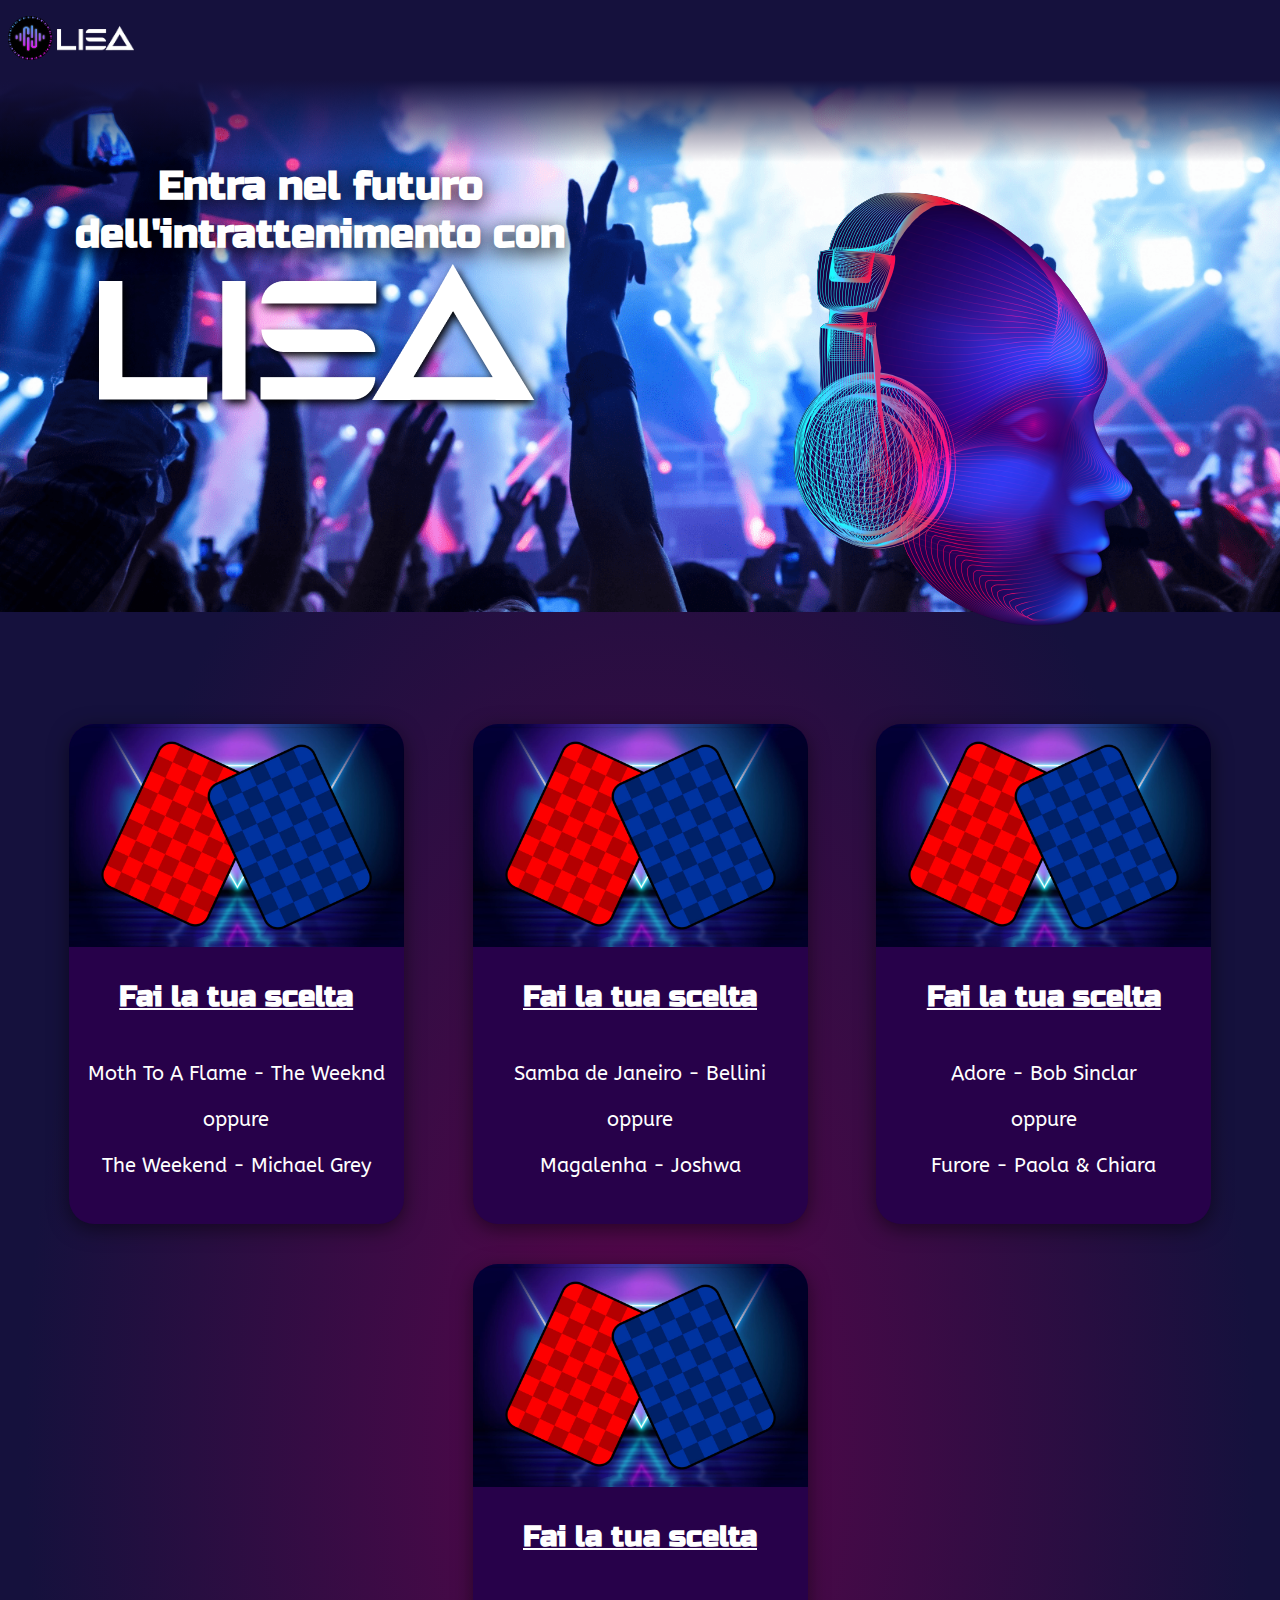
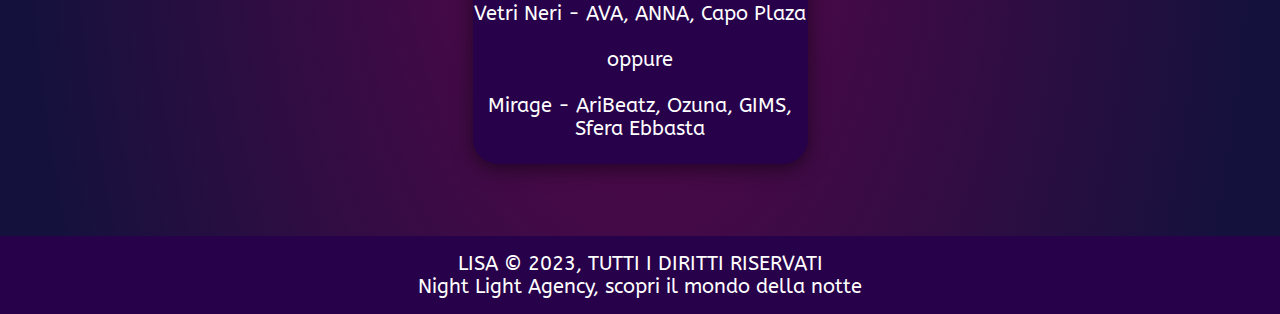
<file: index.html>
<!DOCTYPE html>
<html lang="en">
<head>
    <meta charset="UTF-8">
    <meta name="viewport" content="width=device-width, initial-scale=1.0">
    <link rel="preconnect" href="https://fonts.googleapis.com">
    <link rel="preconnect" href="https://fonts.gstatic.com" crossorigin>
    <link href="https://fonts.googleapis.com/css2?family=Russo+One&display=swap" rel="stylesheet">
    <link href="https://fonts.googleapis.com/css2?family=ABeeZee&display=swap" rel="stylesheet">
    <link rel="stylesheet" href="style_home.css">
    <link rel="stylesheet" href="style_mobile_home.css" media="screen and (max-width: 1000px)">
    <link rel="shortcut icon" href="./img/logo.png">

    <title>Lisa | Home</title>
</head>
<body>

    <section id="max">
        <nav>
            <div class="logo">
                <img src="./Img/logo_lisa.png" alt="">
            </div>
        </nav>
    
        <section id="presentation">
            <div class="container">
                <div class="dx">
                    <h1>Entra nel futuro dell'intrattenimento con</h1>
                    <img src="./Img/logo-scritta.png" alt="">
                </div>
                <div class="sx">
                    <img src="./Img/lisa.png" alt="">
                </div>
            </div>
        </section>
    </section>

    <section id="functions">
        <div class="container-card">
                <div class="card">
                    <img src="./Img/poster_vote.jpg" alt="">
                    <a href="choose_1.html"><h3>Fai la tua scelta</h3></a>
                    <p> 
                        Moth To A Flame - The Weeknd
                        <br>
                        <br>
                        oppure
                        <br>
                        <br>
                        The Weekend - Michael Grey
                    </p>
                </div>

                <div class="card">
                    <img src="./Img/poster_vote.jpg" alt="">
                    <a href="choose_2.html"><h3>Fai la tua scelta</h3></a>
                    <p> 
                        Samba de Janeiro - Bellini
                        <br>
                        <br>
                        oppure
                        <br>
                        <br>
                        Magalenha - Joshwa
                    </p>
                </div>

                <div class="card">
                    <img src="./Img/poster_vote.jpg" alt="">
                    <a href="choose_3.html"><h3>Fai la tua scelta</h3></a>
                    <p> 
                        Adore - Bob Sinclar
                        <br>
                        <br>
                        oppure
                        <br>
                        <br>
                        Furore - Paola & Chiara
                    </p>
                </div>

                <div class="card">
                    <img src="./Img/poster_vote.jpg" alt="">
                    <a href="choose_4.html"><h3>Fai la tua scelta</h3></a>
                    <p> 
                        Vetri Neri - AVA, ANNA, Capo Plaza
                        <br>
                        <br>
                        oppure
                        <br>
                        <br>
                        Mirage - AriBeatz, Ozuna, GIMS, Sfera Ebbasta
                    </p>
                </div>

                <!--
            <div class="card">
                <img src="./Img/poster_selfie.jpg" alt="">
                <a href="prova.html"><h3>Crea i tuoi ricordi</h3></a>
                <p>Scatta una foto della serata mentre fai festa e caricala qui. Le foto verranno mostrate da Lisa nel corso della serata sugli schermi</p>
            </div>
            <div class="card">
                <img src="./Img/poster_vote.jpg" alt="">
                <a href="choose_1.html"><h3>Fai la tua scelta</h3></a>
                <p>Pillola blu o rossa, scegli per cambiare le sorti del tuo destino </p>
            </div>
            <div class="card">
                <img src="./Img/poster_cupido.jpg" alt="">
                <a href=""><h3>Cupido</h3></a>
                <p>Hai incrociato lo sguardo di quella persone ed hai perso la testa? Scrivigli un messaggio, Lisa si assicurerà che quella persona lo vedrà </p>
            </div>
        -->
        </div>
    </section>

    
    <div class="footer">
        <p>
            LISA &copy; 2023, TUTTI I DIRITTI RISERVATI
        </p>

        <p>
            Night Light Agency, scopri il mondo della notte
        </p>
    </div>
    

</body>
</html>
</file>
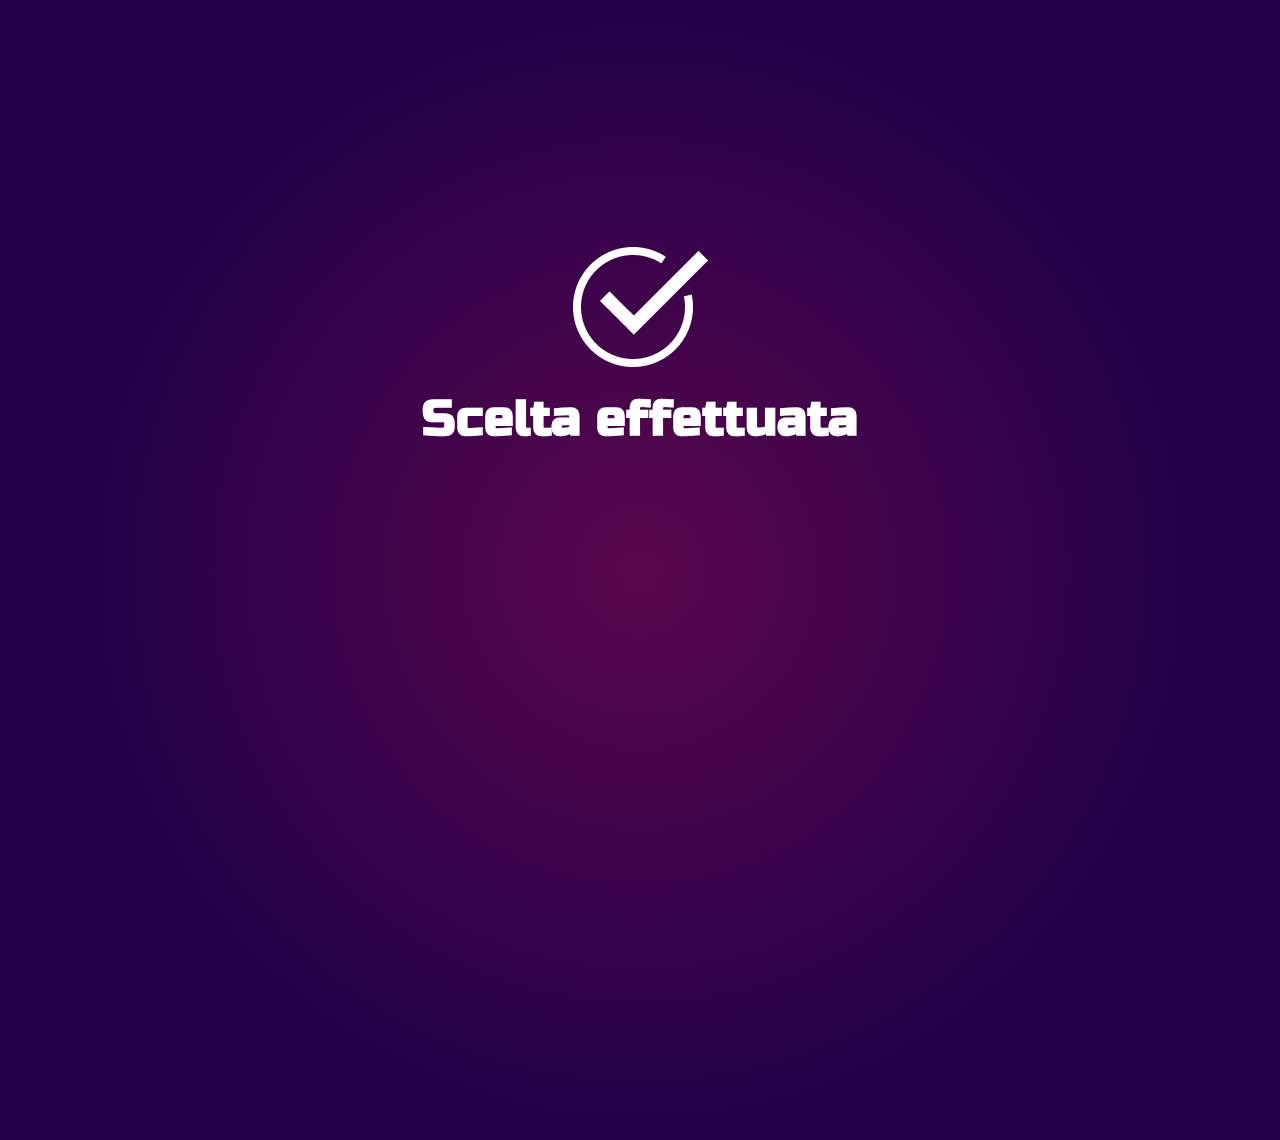
<file: check.html>
<!DOCTYPE html>
<html lang="en">
<head>
    <meta charset="UTF-8">
    <meta name="viewport" content="width=device-width, initial-scale=1.0">
    <link rel="preconnect" href="https://fonts.googleapis.com">
    <link rel="preconnect" href="https://fonts.gstatic.com" crossorigin>
    <link href="https://fonts.googleapis.com/css2?family=Russo+One&display=swap" rel="stylesheet">
    <link href="https://fonts.googleapis.com/css2?family=ABeeZee&display=swap" rel="stylesheet">
    <link rel="stylesheet" href="style_voto.css">
    <link rel="stylesheet" href="style_mobile_voto.css" media="screen and (max-width: 1000px)">
    <link rel="shortcut icon" href="./img/logo.png">
    <title>Check</title>
    <script language="javascript">
        if(history.length>0)history.forward()
        </script>
</head>
<body>

    <section id="check">
        <div class="container">
            <img src="./Img/tick.png" alt="">
            <br>
            <br>
            <h1 class="title">Scelta effettuata</h1>
        </div>
        </div>
    </section>

</body>
</html>
</file>
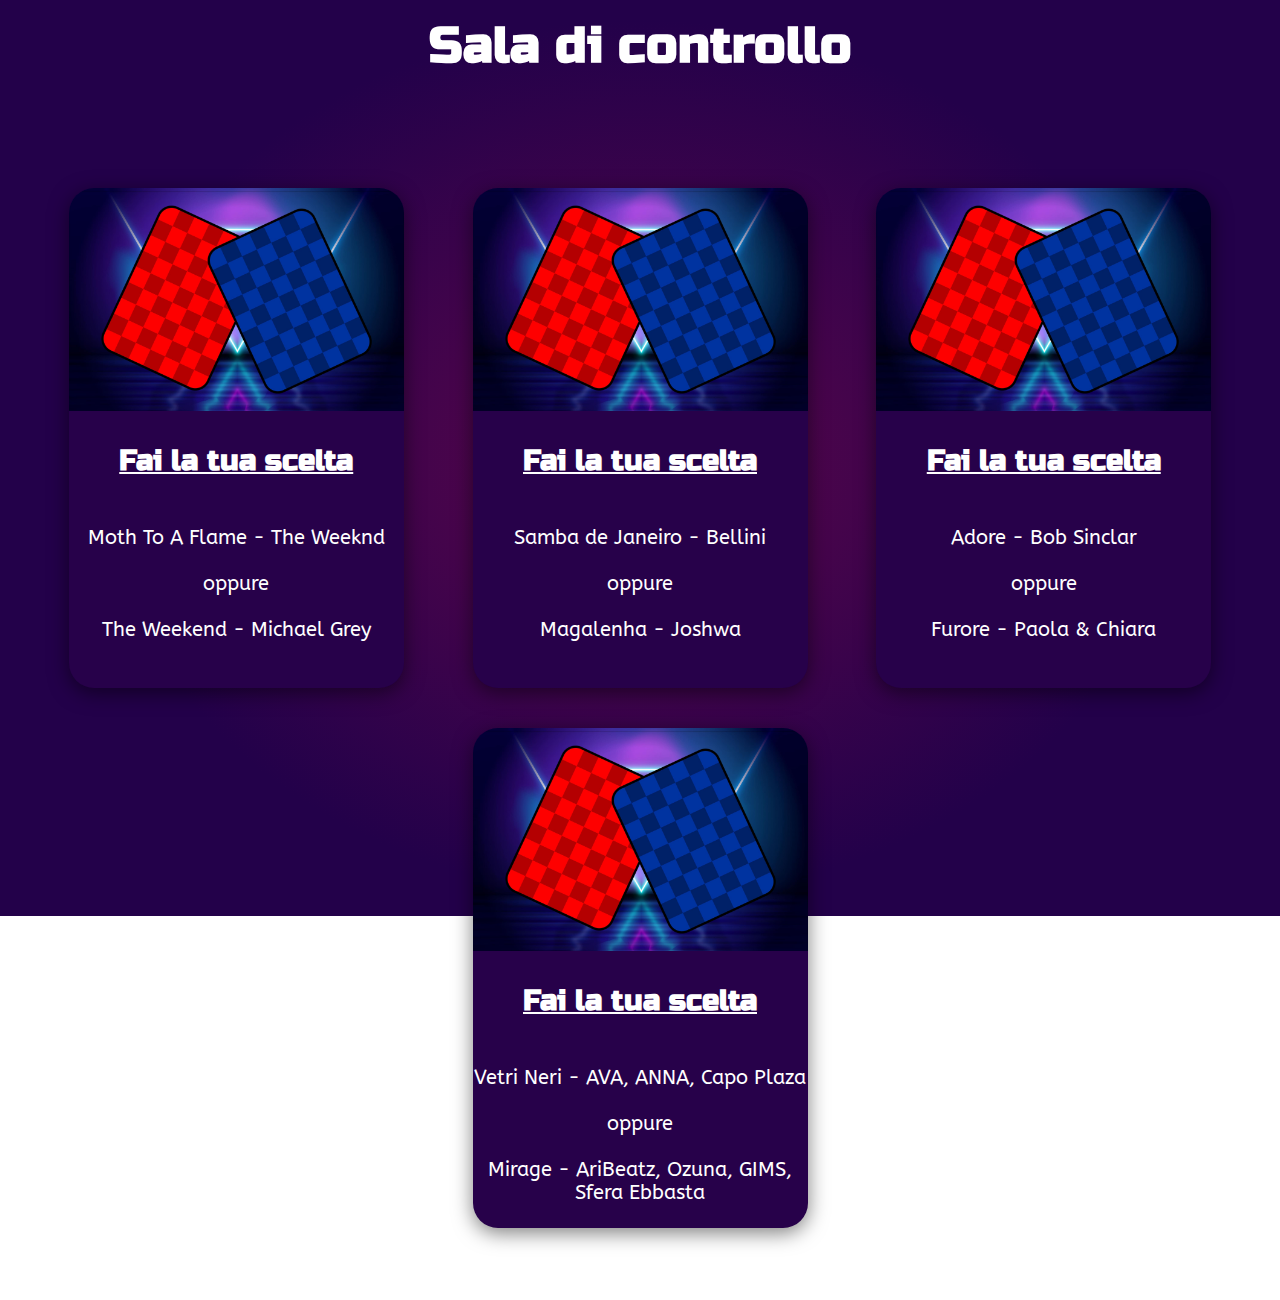
<file: controll_room.html>
<!DOCTYPE html>
<html lang="en">
<head>
    <meta charset="UTF-8">
    <meta name="viewport" content="width=device-width, initial-scale=1.0">
    <link rel="preconnect" href="https://fonts.googleapis.com">
    <link rel="preconnect" href="https://fonts.gstatic.com" crossorigin>
    <link href="https://fonts.googleapis.com/css2?family=Russo+One&display=swap" rel="stylesheet">
    <link href="https://fonts.googleapis.com/css2?family=ABeeZee&display=swap" rel="stylesheet">
    <link rel="stylesheet" href="style_home.css">
    <link rel="stylesheet" href="style_mobile_voto.css" media="screen and (max-width: 1000px)">
    <link rel="shortcut icon" href="./img/logo.png">
    <title>CONTROLL ROOM</title>
</head>
<body>

    <section id="check">
        <div class="container">
            <h1 class="title">Sala di controllo</h1>
        </div>
        </div>
        
    <section id="controll_card">
        <div class="container-card">
                <div class="card">
                    <img src="./Img/poster_vote.jpg" alt="">
                    <a href="controllo_1.html"><h3>Fai la tua scelta</h3></a>
                    <p> 
                        Moth To A Flame - The Weeknd
                        <br>
                        <br>
                        oppure
                        <br>
                        <br>
                        The Weekend - Michael Grey
                    </p>
                </div>

                <div class="card">
                    <img src="./Img/poster_vote.jpg" alt="">
                    <a href="controllo_2.html"><h3>Fai la tua scelta</h3></a>
                    <p> 
                        Samba de Janeiro - Bellini
                        <br>
                        <br>
                        oppure
                        <br>
                        <br>
                        Magalenha - Joshwa
                    </p>
                </div>

                <div class="card">
                    <img src="./Img/poster_vote.jpg" alt="">
                    <a href="controllo_3.html"><h3>Fai la tua scelta</h3></a>
                    <p> 
                        Adore - Bob Sinclar
                        <br>
                        <br>
                        oppure
                        <br>
                        <br>
                        Furore - Paola & Chiara
                    </p>
                </div>

                <div class="card">
                    <img src="./Img/poster_vote.jpg" alt="">
                    <a href="controllo_4.html"><h3>Fai la tua scelta</h3></a>
                    <p> 
                        Vetri Neri - AVA, ANNA, Capo Plaza
                        <br>
                        <br>
                        oppure
                        <br>
                        <br>
                        Mirage - AriBeatz, Ozuna, GIMS, Sfera Ebbasta
                    </p>
                </div>
        </div>
    </section>
    </section>

</body>
</html>
</file>
<file: style_home.css>
*{
  padding:0;
  margin:0;
}

#max{
  background: url('./Img/background_home.png')center center/cover;
}

nav{
  background: linear-gradient(180deg, #15113D 49.44%, rgba(21, 17, 61, 0) 100%);
  height: 130px;
  display: flex;
  justify-content: space-between;
  padding: 1rem 0.5rem;
}

nav img{
  max-width: 10%;
}

#presentation{
  height: 50vh;
}

#presentation .container{
  display: flex;
  justify-content: space-around;
  flex-wrap: wrap;
}


#presentation .dx {
  text-align: center;
  flex-direction: column;
}

#presentation .dx h1{
  font-family: 'Russo One', sans-serif;
  color: #ffff;
  width: 500px;
  font-size: 40px;
  text-shadow:0 5px 20px rgba(0, 0, 0, 50);
}

#presentation .sx {
  display: flex;
  justify-content: end;
  flex-direction: column;
}

#functions{
  background: radial-gradient(48.06% 91.73% at 50% 67.97%, #5B064C 0%, #15113D 100%);
  align-items: center;
  height: auto;
}

.container-card{
  position: relative;
  width: auto;
  display: flex;
  justify-content: space-evenly;
  align-items: center;
  flex-wrap: wrap;
  padding-top: 7rem;
  padding-bottom: 2rem;
}

.card{
  width: 335px;
  height: 500px;
  background: #27014A;
  display: flex;
  flex-direction: column;
  box-shadow: 0 5px 20px rgba(0, 0, 0, 0.5);
  transition: 0.7s ease;
  border-radius: 25px;
  margin-bottom: 2.5rem;
  text-align: center;
}

.card:hover{
  transform: scale(1.1);
  transition: 0.7s ease;
}

.card img{
  border-radius: 25px 25px 0 0;
}

.card a{
  color:#ffff;
  font-family: 'Russo One', sans-serif;
  font-size: 25px;
  text-align: center;
  padding-top: 2rem;
  padding-bottom: 1rem;
  transition: 0.3s ease;
}

.card a:hover{
  transform: scale(1.1);
  transition: 0.3s ease;
}

.card p{
  color: #ffff;
  font-size: 20px;
  width: auto;
  font-family: 'ABeeZee', sans-serif;
  padding-top: 2rem;
}

.footer{
  background-color: #27014A;
  padding-top: 1rem;
  padding-bottom: 1rem;
}

.footer p{
  font-size: 20px;
  font-family: 'ABeeZee', sans-serif;
  text-align: center;
  color: #ffff;
}


/*CONTROLL ROOM*/
#check{
  background: radial-gradient(42.23% 47.88% at 50% 50.04%, #5B064C 0%, #23014A 100%);
  height: 100vh;
  padding-top: 1rem;
}

#check .container{
text-align: center;
}

#check .title{
  font-family: 'Russo One', sans-serif;
  color: white;
  font-size: 50px;
  text-align: center;
}


#controll_card{
  align-items: center;
  height: auto;
}

.container-card{
  position: relative;
  width: auto;
  display: flex;
  justify-content: space-evenly;
  align-items: center;
  flex-wrap: wrap;
  padding-top: 7rem;
  padding-bottom: 2rem;
}

.card{
  width: 335px;
  height: 500px;
  background: #27014A;
  display: flex;
  flex-direction: column;
  box-shadow: 0 5px 20px rgba(0, 0, 0, 0.5);
  transition: 0.7s ease;
  border-radius: 25px;
  margin-bottom: 2.5rem;
  text-align: center;
}

.card:hover{
  transform: scale(1.1);
  transition: 0.7s ease;
}

.card img{
  border-radius: 25px 25px 0 0;
}

.card a{
  color:#ffff;
  font-family: 'Russo One', sans-serif;
  font-size: 25px;
  text-align: center;
  padding-top: 2rem;
  padding-bottom: 1rem;
  transition: 0.3s ease;
}

.card a:hover{
  transform: scale(1.1);
  transition: 0.3s ease;
}

.card p{
  color: #ffff;
  font-size: 20px;
  width: auto;
  font-family: 'ABeeZee', sans-serif;
  padding-top: 2rem;
}
</file>
<file: style_mobile_home.css>
nav img{
  max-width: 40%;
}

#presentation{
  height: auto;
  padding-bottom: 2rem;
  
}

#presentation .dx h1{
  width: auto;
  font-size: 30px;
}

#presentation .dx img{
 max-width: 70%;
}

#presentation .sx img {
  display: none;
}

.card:hover{
  transform: scale(1.0);
}

.footer p{
  font-size: 15px;
}
</file>
<file: style_voto.css>
*{
    padding:0;
    margin:0;
}

/*CHECK*/
#check{
    background: radial-gradient(42.23% 47.88% at 50% 50.04%, #5B064C 0%, #23014A 100%);
    height: 100vh;
    padding-top: 15rem;
}

#check .container{
  text-align: center;
}

#check .title{
    font-family: 'Russo One', sans-serif;
    color: white;
    font-size: 50px;
    text-align: center;
}


/*CHOOSE*/

#choose{
    background: radial-gradient(42.23% 47.88% at 50% 50.04%, #5B064C 0%, #23014A 100%);
    height: 100vh;
    padding-top: 8rem;
    padding-bottom: 7.1rem;
}

#choose .title{
    font-family: 'Russo One', sans-serif;
    color: white;
    font-size: 50px;
    text-align: center;
}

#choose .container-card{
    display: flex;
    justify-content: space-evenly;
    flex-wrap: wrap;
    padding-top: 3rem;
}

#choose .container-card .primo{
    transition: ease-in-out 0.3s;
    flex-direction: column;
    padding-bottom: 2rem;
}

#choose .container-card .primo a{
   display: flex;
   justify-content: center;
}


#choose .container-card .primo:hover{
    transform: scale(1.1);
    transition: ease-in-out 0.3s;
}

#choose .container-card .secondo{
    transition: ease-in 0.3s;
    flex-direction: column;
    padding-bottom: 2rem;
}

#choose .container-card .secondo a{
    display: flex;
    justify-content: center;
}

#choose .container-card .secondo:hover{
    transform: scale(1.1);
    transition: ease-in 0.3s;
}

#choose h1{
    font-family: 'Russo One', sans-serif;
    color: white;
    font-size: 30px;
    text-align: center;
    padding-top: 1rem;
    
}
</file>
<file: style_mobile_voto.css>
/*CHECK*/
#check .container{
    padding-top: 2rem;
    height: auto;
}

#check .title{
    font-size: 40px;
}

/*CHOOSE 1*/
#choose{
    padding-top: 2rem;
    padding-bottom: 3rem;
    height: auto;
}

#choose .title{
    font-size: 60px;
}

#choose .container-card .primo{
    text-align: center;
}

#choose .container-card .primo img{
    max-width: 50%;
}

#choose .container-card .secondo{
    padding-top: 3rem;
    text-align: center;
}

#choose .container-card .secondo img{
    max-width: 50%;
}

#choose h1{
    font-size: 20px; 
}
</file>
